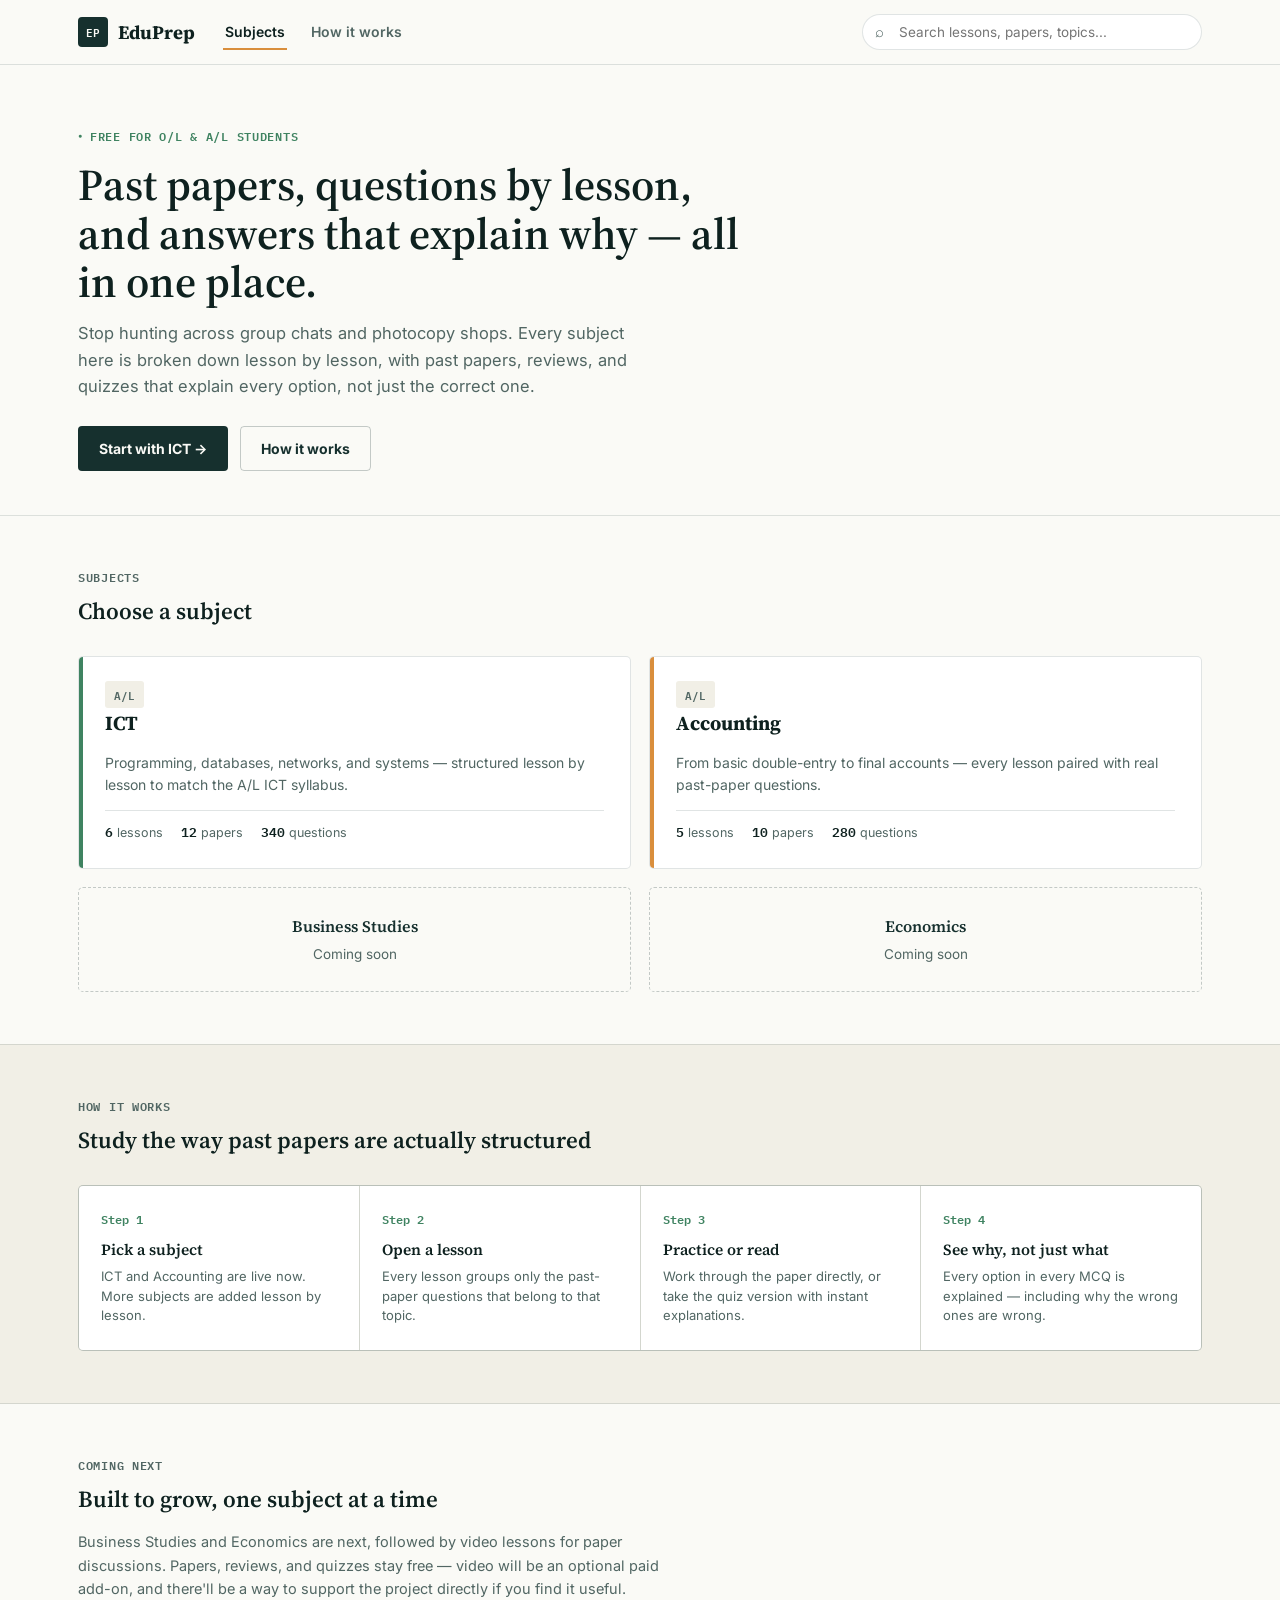
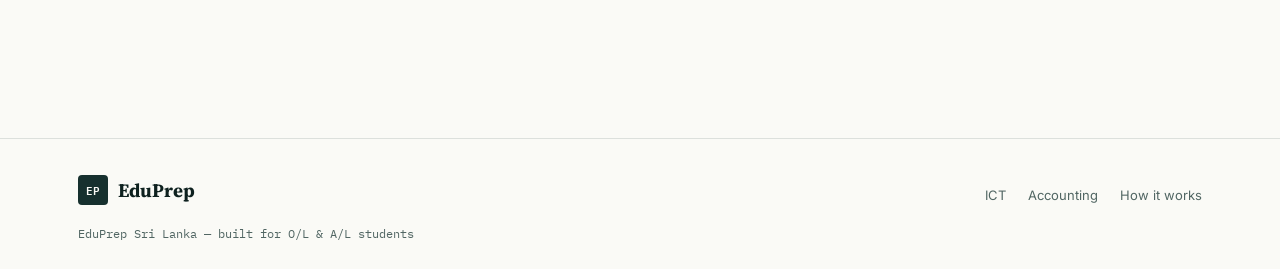
<file: index.html>
<!DOCTYPE html>
<html lang="en">
<head>
<meta charset="UTF-8">
<meta name="viewport" content="width=device-width, initial-scale=1.0">
<title>EduPrep Sri Lanka — O/L & A/L Exam Preparation</title>
<link rel="stylesheet" href="styles.css">
</head>
<body>

<div class="topbar">
  <div class="topbar-inner">
    <a href="index.html" class="brand"><div class="brand-mark">EP</div>EduPrep</a>
    <nav class="topnav">
      <a href="index.html" class="active">Subjects</a>
      <a href="#how">How it works</a>
    </nav>
    <div class="search-box"><input type="text" placeholder="Search lessons, papers, topics..."></div>
    <button class="nav-toggle" aria-label="Menu"><span></span><span></span><span></span></button>
  </div>
</div>

<header class="hero">
  <div class="shell">
    <span class="hero-tag">Free for O/L & A/L students</span>
    <h1>Past papers, questions by lesson, and answers that explain why — all in one place.</h1>
    <p>Stop hunting across group chats and photocopy shops. Every subject here is broken down lesson by lesson, with past papers, reviews, and quizzes that explain every option, not just the correct one.</p>
    <div class="hero-actions">
      <a href="subject.html?id=ict" class="btn btn-dark">Start with ICT →</a>
      <a href="#how" class="btn btn-outline">How it works</a>
    </div>
  </div>
</header>

<section class="section">
  <div class="shell">
    <span class="section-label">Subjects</span>
    <h2 class="section-title">Choose a subject</h2>
    <div class="subject-grid" id="subjectGrid"></div>
  </div>
</section>

<section class="section" id="how" style="background:var(--paper-dim); border-top:1px solid var(--line); border-bottom:1px solid var(--line);">
  <div class="shell">
    <span class="section-label">How it works</span>
    <h2 class="section-title">Study the way past papers are actually structured</h2>
    <div class="how-grid">
      <div class="how-step">
        <div class="how-num">Step 1</div>
        <h4>Pick a subject</h4>
        <p>ICT and Accounting are live now. More subjects are added lesson by lesson.</p>
      </div>
      <div class="how-step">
        <div class="how-num">Step 2</div>
        <h4>Open a lesson</h4>
        <p>Every lesson groups only the past-paper questions that belong to that topic.</p>
      </div>
      <div class="how-step">
        <div class="how-num">Step 3</div>
        <h4>Practice or read</h4>
        <p>Work through the paper directly, or take the quiz version with instant explanations.</p>
      </div>
      <div class="how-step">
        <div class="how-num">Step 4</div>
        <h4>See why, not just what</h4>
        <p>Every option in every MCQ is explained — including why the wrong ones are wrong.</p>
      </div>
    </div>
  </div>
</section>

<section class="section">
  <div class="shell">
    <span class="section-label">Coming next</span>
    <h2 class="section-title">Built to grow, one subject at a time</h2>
    <p style="color:var(--slate); max-width:600px; margin-top:-14px; margin-bottom:26px; font-size:14.5px; line-height:1.6;">
      Business Studies and Economics are next, followed by video lessons for paper discussions.
      Papers, reviews, and quizzes stay free — video will be an optional paid add-on, and there'll
      be a way to support the project directly if you find it useful.
    </p>
  </div>
</section>

<footer>
  <div class="shell">
    <div class="footer-inner">
      <a href="index.html" class="brand"><div class="brand-mark">EP</div>EduPrep</a>
      <div class="footer-links">
        <a href="subject.html?id=ict">ICT</a>
        <a href="subject.html?id=accounting">Accounting</a>
        <a href="#how">How it works</a>
      </div>
    </div>
    <div class="footer-note">EduPrep Sri Lanka — built for O/L & A/L students</div>
  </div>
</footer>

<script src="data/content.js"></script>
<script>
  const grid = document.getElementById('subjectGrid');
  SUBJECTS.forEach(s => {
    const card = document.createElement('a');
    card.href = `subject.html?id=${s.id}`;
    card.className = 'subject-card';
    card.style.setProperty('--card-color', s.color);
    card.innerHTML = `
      <div class="subject-head">
        <div>
          <span class="subject-level">${s.level}</span>
          <h3>${s.short}</h3>
        </div>
      </div>
      <p>${s.description}</p>
      <div class="subject-stats">
        <div class="subject-stat"><b>${s.lessonCount}</b> lessons</div>
        <div class="subject-stat"><b>${s.paperCount}</b> papers</div>
        <div class="subject-stat"><b>${s.questionCount}</b> questions</div>
      </div>
    `;
    grid.appendChild(card);
  });
  // Placeholder for a subject in progress
  const comingCard = document.createElement('div');
  comingCard.className = 'subject-coming';
  comingCard.innerHTML = `<b>Business Studies</b>Coming soon`;
  grid.appendChild(comingCard);
  const comingCard2 = document.createElement('div');
  comingCard2.className = 'subject-coming';
  comingCard2.innerHTML = `<b>Economics</b>Coming soon`;
  grid.appendChild(comingCard2);
</script>

</body>
</html>
</file>
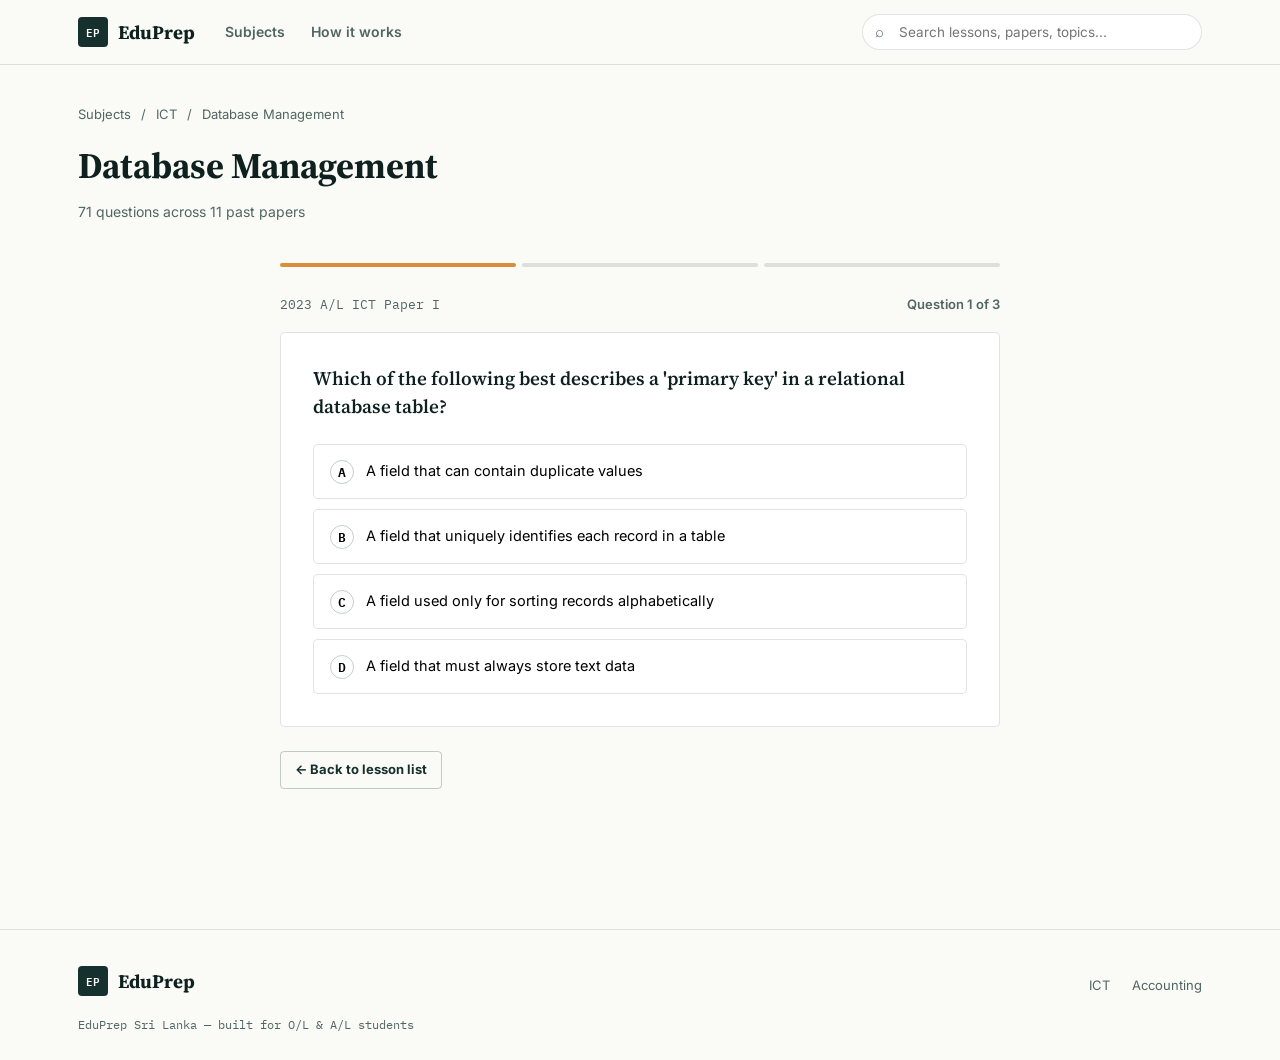
<file: lesson.html>
<!DOCTYPE html>
<html lang="en">
<head>
<meta charset="UTF-8">
<meta name="viewport" content="width=device-width, initial-scale=1.0">
<title>Lesson — EduPrep Sri Lanka</title>
<link rel="stylesheet" href="styles.css">
</head>
<body>

<div class="topbar">
  <div class="topbar-inner">
    <a href="index.html" class="brand"><div class="brand-mark">EP</div>EduPrep</a>
    <nav class="topnav">
      <a href="index.html">Subjects</a>
      <a href="index.html#how">How it works</a>
    </nav>
    <div class="search-box"><input type="text" placeholder="Search lessons, papers, topics..."></div>
    <button class="nav-toggle" aria-label="Menu"><span></span><span></span><span></span></button>
  </div>
</div>

<div class="shell">
  <header class="subject-header" style="padding-bottom:0; border-bottom:none;">
    <div class="crumb">
      <a href="index.html">Subjects</a> &nbsp;/&nbsp;
      <a id="crumbSubject" href="#">—</a> &nbsp;/&nbsp;
      <span id="crumbLesson">—</span>
    </div>
    <h1 id="lessonTitle">Loading…</h1>
    <p id="lessonMeta" style="font-size:14px; color:var(--slate); margin-top:6px;"></p>
  </header>
</div>

<div class="quiz-shell">
  <div class="quiz-progress" id="quizProgress"></div>

  <div class="quiz-meta">
    <span class="quiz-source" id="quizSource"></span>
    <span class="quiz-counter" id="quizCounter"></span>
  </div>

  <div class="quiz-card" id="quizCard"></div>

  <div class="quiz-footer">
    <a href="#" class="btn btn-outline btn-sm" id="backLink">← Back to lesson list</a>
    <button class="btn btn-dark quiz-next" id="nextBtn">Next question →</button>
  </div>
</div>

<footer>
  <div class="shell">
    <div class="footer-inner">
      <a href="index.html" class="brand"><div class="brand-mark">EP</div>EduPrep</a>
      <div class="footer-links">
        <a href="subject.html?id=ict">ICT</a>
        <a href="subject.html?id=accounting">Accounting</a>
      </div>
    </div>
    <div class="footer-note">EduPrep Sri Lanka — built for O/L & A/L students</div>
  </div>
</footer>

<script src="data/content.js"></script>
<script>
  const params = new URLSearchParams(window.location.search);
  const subjectId = params.get('subject') || 'ict';
  const lessonId = params.get('lesson') || 'databases';

  const subject = SUBJECTS.find(s => s.id === subjectId) || SUBJECTS[0];
  const lesson = (LESSONS[subjectId] || []).find(l => l.id === lessonId);
  const questions = QUIZ_QUESTIONS[lessonId] || [];

  document.getElementById('crumbSubject').textContent = subject.short;
  document.getElementById('crumbSubject').href = `subject.html?id=${subjectId}`;
  document.getElementById('backLink').href = `subject.html?id=${subjectId}`;

  if (lesson) {
    document.title = `${lesson.title} — EduPrep Sri Lanka`;
    document.getElementById('crumbLesson').textContent = lesson.title;
    document.getElementById('lessonTitle').textContent = lesson.title;
    document.getElementById('lessonMeta').textContent = `${lesson.questionCount} questions across ${lesson.paperCount} past papers`;
  }

  let current = 0;
  let answered = false;

  function renderProgress(){
    const bar = document.getElementById('quizProgress');
    bar.innerHTML = '';
    questions.forEach((_, i) => {
      const seg = document.createElement('div');
      seg.className = 'quiz-progress-seg';
      if (i < current) seg.classList.add('done');
      if (i === current) seg.classList.add('current');
      bar.appendChild(seg);
    });
  }

  function renderQuestion(){
    answered = false;
    const q = questions[current];
    const card = document.getElementById('quizCard');

    document.getElementById('quizSource').textContent = q.sourcePaper;
    document.getElementById('quizCounter').textContent = `Question ${current + 1} of ${questions.length}`;
    document.getElementById('nextBtn').classList.remove('show');

    card.innerHTML = `
      <div class="quiz-question">${q.text}</div>
      <div class="quiz-options" id="optionsWrap"></div>
      <div class="quiz-explanations" id="explainWrap"></div>
    `;

    const wrap = document.getElementById('optionsWrap');
    q.options.forEach(opt => {
      const btn = document.createElement('button');
      btn.className = 'quiz-option';
      btn.innerHTML = `<span class="opt-key">${opt.key}</span><span class="opt-text">${opt.text}</span>`;
      btn.addEventListener('click', () => selectOption(opt.key));
      wrap.appendChild(btn);
    });

    renderProgress();
  }

  function selectOption(chosenKey){
    if (answered) return;
    answered = true;
    const q = questions[current];

    document.querySelectorAll('.quiz-option').forEach((btn, i) => {
      const opt = q.options[i];
      btn.classList.add('locked');
      if (opt.correct) btn.classList.add('correct');
      else if (opt.key === chosenKey) btn.classList.add('incorrect');
    });

    const explainWrap = document.getElementById('explainWrap');
    explainWrap.innerHTML = '';
    q.options.forEach(opt => {
      const row = document.createElement('div');
      row.className = 'explain-row ' + (opt.correct ? 'is-correct' : 'is-incorrect');
      row.innerHTML = `<span class="explain-key">${opt.key}</span><span>${opt.explanation}</span>`;
      explainWrap.appendChild(row);
    });
    explainWrap.classList.add('show');

    if (current < questions.length - 1) {
      document.getElementById('nextBtn').classList.add('show');
    } else {
      document.getElementById('nextBtn').classList.remove('show');
    }
  }

  document.getElementById('nextBtn').addEventListener('click', () => {
    if (current < questions.length - 1) {
      current++;
      renderQuestion();
      window.scrollTo({top: document.querySelector('.quiz-shell').offsetTop - 80, behavior:'smooth'});
    }
  });

  if (questions.length === 0) {
    document.getElementById('quizCard').innerHTML = `
      <div class="empty-state">
        <h3>Questions coming soon for this lesson</h3>
        <p>This lesson is being built out — try the Database Management lesson in ICT for a working example.</p>
      </div>`;
    document.getElementById('quizProgress').style.display = 'none';
  } else {
    renderQuestion();
  }
</script>

</body>
</html>
</file>
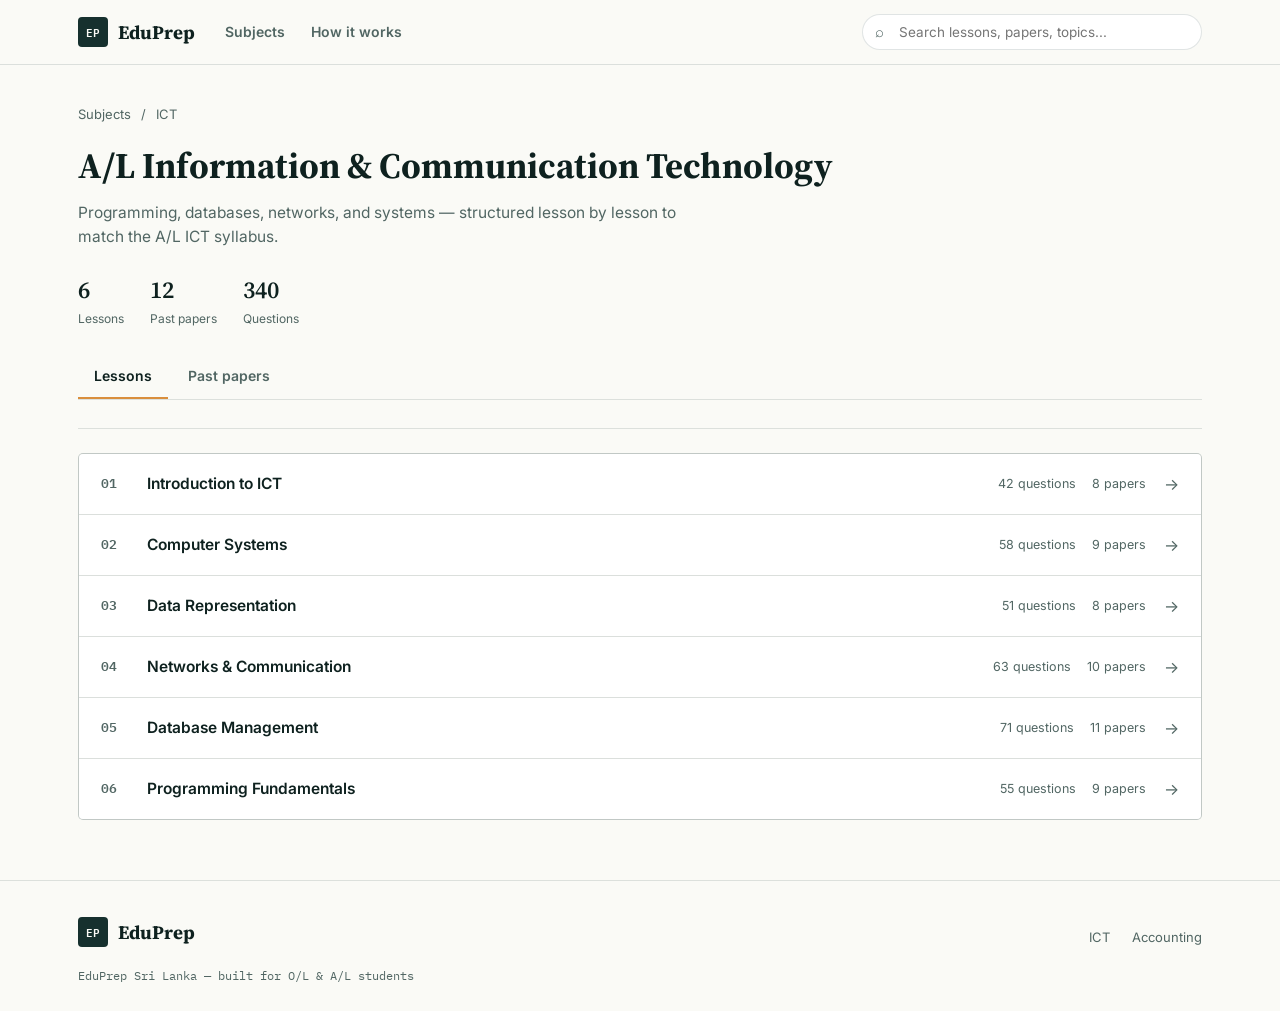
<file: subject.html>
<!DOCTYPE html>
<html lang="en">
<head>
<meta charset="UTF-8">
<meta name="viewport" content="width=device-width, initial-scale=1.0">
<title>Subject — EduPrep Sri Lanka</title>
<link rel="stylesheet" href="styles.css">
</head>
<body>

<div class="topbar">
  <div class="topbar-inner">
    <a href="index.html" class="brand"><div class="brand-mark">EP</div>EduPrep</a>
    <nav class="topnav">
      <a href="index.html">Subjects</a>
      <a href="index.html#how">How it works</a>
    </nav>
    <div class="search-box"><input type="text" placeholder="Search lessons, papers, topics..."></div>
    <button class="nav-toggle" aria-label="Menu"><span></span><span></span><span></span></button>
  </div>
</div>

<div class="shell">
  <header class="subject-header">
    <div class="crumb"><a href="index.html">Subjects</a> &nbsp;/&nbsp; <span id="crumbName">—</span></div>
    <h1 id="subjectName">Loading…</h1>
    <p id="subjectDesc"></p>
    <div class="subject-meta">
      <div class="meta-item"><div class="n" id="metaLessons">–</div><div class="l">Lessons</div></div>
      <div class="meta-item"><div class="n" id="metaPapers">–</div><div class="l">Past papers</div></div>
      <div class="meta-item"><div class="n" id="metaQuestions">–</div><div class="l">Questions</div></div>
    </div>
    <div class="tabs">
      <div class="tab active" data-tab="lessons">Lessons</div>
      <div class="tab" data-tab="papers">Past papers</div>
    </div>
  </header>

  <div id="lessonsPane">
    <div class="lesson-list" id="lessonList"></div>
  </div>

  <div id="papersPane" style="display:none;">
    <div class="paper-list" id="paperList"></div>
  </div>
</div>

<footer>
  <div class="shell">
    <div class="footer-inner">
      <a href="index.html" class="brand"><div class="brand-mark">EP</div>EduPrep</a>
      <div class="footer-links">
        <a href="subject.html?id=ict">ICT</a>
        <a href="subject.html?id=accounting">Accounting</a>
      </div>
    </div>
    <div class="footer-note">EduPrep Sri Lanka — built for O/L & A/L students</div>
  </div>
</footer>

<script src="data/content.js"></script>
<script>
  const params = new URLSearchParams(window.location.search);
  const subjectId = params.get('id') || 'ict';
  const subject = SUBJECTS.find(s => s.id === subjectId) || SUBJECTS[0];
  const lessons = LESSONS[subjectId] || [];
  const papers = PAPERS[subjectId] || [];

  document.title = `${subject.short} — EduPrep Sri Lanka`;
  document.getElementById('crumbName').textContent = subject.short;
  document.getElementById('subjectName').textContent = `${subject.level} ${subject.name}`;
  document.getElementById('subjectDesc').textContent = subject.description;
  document.getElementById('metaLessons').textContent = subject.lessonCount;
  document.getElementById('metaPapers').textContent = subject.paperCount;
  document.getElementById('metaQuestions').textContent = subject.questionCount;

  const lessonList = document.getElementById('lessonList');
  if (lessons.length === 0) {
    lessonList.outerHTML = `<div class="empty-state"><h3>Lessons coming soon</h3><p>This subject is being added — check back shortly.</p></div>`;
  } else {
    lessons.forEach(l => {
      const row = document.createElement('a');
      row.href = `lesson.html?subject=${subjectId}&lesson=${l.id}`;
      row.className = 'lesson-row';
      row.innerHTML = `
        <div class="lesson-num">${String(l.num).padStart(2,'0')}</div>
        <div class="lesson-title">${l.title}</div>
        <div class="lesson-counts">
          <span>${l.questionCount} questions</span>
          <span>${l.paperCount} papers</span>
        </div>
        <div class="lesson-arrow">→</div>
      `;
      lessonList.appendChild(row);
    });
  }

  const paperList = document.getElementById('paperList');
  if (papers.length === 0) {
    paperList.outerHTML = `<div class="empty-state"><h3>Papers coming soon</h3><p>Past papers for this subject are being added.</p></div>`;
  } else {
    papers.forEach(p => {
      const row = document.createElement('div');
      row.className = 'paper-row';
      row.innerHTML = `
        <div class="paper-year">${p.year}</div>
        <div class="paper-info">
          <div class="paper-title">${p.title}</div>
          <div class="paper-type">${p.type} · ${p.questionCount} questions</div>
        </div>
        ${p.hasReview ? '<div class="paper-badge">Review available</div>' : ''}
        <div class="paper-actions">
          <a href="${p.file || '#'}" target="_blank" class="btn btn-outline btn-sm">View paper</a>
          <a href="${p.file || '#'}" download class=btn btn outline btn-sm">Download</a>
        </div>
      `;
      paperList.appendChild(row);
    });
  }

  // Tabs
  document.querySelectorAll('.tab').forEach(tab => {
    tab.addEventListener('click', () => {
      document.querySelectorAll('.tab').forEach(t => t.classList.remove('active'));
      tab.classList.add('active');
      const which = tab.dataset.tab;
      document.getElementById('lessonsPane').style.display = which === 'lessons' ? 'block' : 'none';
      document.getElementById('papersPane').style.display = which === 'papers' ? 'block' : 'none';
    });
  });
</script>

</body>
</html>
</file>
<file: styles.css>
/* ==========================================================
   EduPrep Sri Lanka — Design System
   A study tool, not a marketing site. Calm, fast-scanning,
   built around the lesson index as the core interaction.
   ========================================================== */

@import url('https://fonts.googleapis.com/css2?family=Source+Serif+4:opsz,wght@8..60,500;8..60,600;8..60,700&family=Inter:wght@400;500;600;700;800&family=IBM+Plex+Mono:wght@400;500;600&display=swap');

:root{
  --ink:#16302E;
  --ink-deep:#0E211F;
  --paper:#FAFAF6;
  --paper-dim:#F1EFE6;
  --slate:#516663;
  --line: rgba(22,48,46,0.13);
  --line-strong: rgba(22,48,46,0.24);
  --amber:#D98E3C;
  --amber-soft:#F3DAB3;
  --green:#3F8361;
  --green-soft:#D8EADE;
  --white:#FFFFFF;
  --radius:5px;
}

*{box-sizing:border-box; margin:0; padding:0;}
html{scroll-behavior:smooth;}
body{
  font-family:'Inter', sans-serif;
  background:var(--paper);
  color:var(--ink);
  -webkit-font-smoothing:antialiased;
  font-size:15.5px;
  line-height:1.5;
}
h1,h2,h3,h4{font-family:'Source Serif 4', serif; color:var(--ink-deep);}
.mono{font-family:'IBM Plex Mono', monospace;}
a{color:inherit; text-decoration:none;}
img{max-width:100%; display:block;}
::selection{background:var(--amber-soft); color:var(--ink-deep);}
button{font-family:inherit; cursor:pointer;}

@media (prefers-reduced-motion: reduce){
  *{animation-duration:0.01ms !important; animation-iteration-count:1 !important; transition-duration:0.01ms !important;}
}

:focus-visible{outline:2.5px solid var(--amber); outline-offset:2px;}

/* ---------- Layout shell ---------- */
.shell{max-width:1180px; margin:0 auto; padding:0 28px;}

/* ---------- Top bar ---------- */
.topbar{
  position:sticky; top:0; z-index:100;
  background:rgba(250,250,246,0.92);
  backdrop-filter:blur(10px);
  border-bottom:1px solid var(--line);
}
.topbar-inner{
  max-width:1180px; margin:0 auto; padding:14px 28px;
  display:flex; align-items:center; gap:28px;
}
.brand{
  display:flex; align-items:center; gap:10px;
  font-family:'Source Serif 4', serif; font-weight:700; font-size:19px;
  color:var(--ink-deep); flex-shrink:0;
}
.brand-mark{
  width:30px; height:30px; border-radius:4px;
  background:var(--ink); color:var(--paper);
  display:flex; align-items:center; justify-content:center;
  font-family:'IBM Plex Mono', monospace; font-size:11px; font-weight:600;
}
.topnav{display:flex; gap:22px; font-size:14px; font-weight:600; color:var(--slate);}
.topnav a{padding:6px 2px; border-bottom:2px solid transparent; transition:color .15s, border-color .15s;}
.topnav a:hover, .topnav a.active{color:var(--ink-deep); border-color:var(--amber);}

.search-box{
  flex:1; max-width:340px; margin-left:auto;
  position:relative;
}
.search-box input{
  width:100%; padding:9px 14px 9px 36px; border-radius:20px;
  border:1.5px solid var(--line); background:var(--white);
  font-size:13.5px; font-family:'Inter',sans-serif; color:var(--ink);
  transition:border-color .15s;
}
.search-box input:focus{outline:none; border-color:var(--ink); }
.search-box::before{
  content:"⌕"; position:absolute; left:13px; top:50%; transform:translateY(-50%);
  color:var(--slate); font-size:15px;
}
.nav-toggle{display:none; background:none; border:none;}
.nav-toggle span{display:block; width:22px; height:2px; background:var(--ink); margin:5px 0;}

/* ---------- Buttons ---------- */
.btn{
  display:inline-flex; align-items:center; gap:8px;
  padding:11px 20px; border-radius:4px; font-weight:700; font-size:14px;
  transition:background .15s, border-color .15s, transform .15s;
  border:1.5px solid transparent;
}
.btn-dark{background:var(--ink); color:var(--paper);}
.btn-dark:hover{background:var(--ink-deep); transform:translateY(-1px);}
.btn-outline{border-color:var(--line-strong); color:var(--ink);}
.btn-outline:hover{border-color:var(--ink); background:rgba(22,48,46,0.03);}
.btn-sm{padding:8px 14px; font-size:13px;}

/* ---------- Hero / index ---------- */
.hero{
  padding:56px 0 44px; border-bottom:1px solid var(--line);
}
.hero-tag{
  font-family:'IBM Plex Mono', monospace; font-size:12px; font-weight:600;
  letter-spacing:0.06em; text-transform:uppercase; color:var(--green);
  display:inline-flex; align-items:center; gap:7px; margin-bottom:16px;
}
.hero-tag::before{content:"●"; font-size:7px;}
.hero h1{
  font-size:clamp(30px,4vw,44px); line-height:1.1; font-weight:600;
  max-width:680px; margin-bottom:14px;
}
.hero p{font-size:16.5px; color:var(--slate); max-width:560px; line-height:1.6; margin-bottom:26px;}
.hero-actions{display:flex; gap:12px; flex-wrap:wrap;}

/* ---------- Subject grid (home) ---------- */
.section{padding:52px 0;}
.section-label{
  font-family:'IBM Plex Mono', monospace; font-size:12px; font-weight:600;
  letter-spacing:0.06em; text-transform:uppercase; color:var(--slate);
  display:block; margin-bottom:8px;
}
.section-title{font-size:23px; font-weight:600; margin-bottom:28px;}

.subject-grid{display:grid; grid-template-columns:repeat(2,1fr); gap:18px;}
.subject-card{
  background:var(--white); border:1.5px solid var(--line); border-radius:var(--radius);
  padding:26px; display:flex; flex-direction:column; gap:14px;
  transition:border-color .18s, transform .18s, box-shadow .18s;
  position:relative; overflow:hidden;
}
.subject-card::before{
  content:""; position:absolute; top:0; left:0; width:4px; height:100%;
  background:var(--card-color, var(--ink));
}
.subject-card:hover{border-color:var(--line-strong); transform:translateY(-2px); box-shadow:0 12px 28px -16px rgba(22,48,46,0.22);}
.subject-head{display:flex; justify-content:space-between; align-items:flex-start;}
.subject-level{
  font-family:'IBM Plex Mono', monospace; font-size:11px; font-weight:600;
  background:var(--paper-dim); padding:4px 9px; border-radius:3px; color:var(--slate);
}
.subject-card h3{font-size:20px; margin-top:2px;}
.subject-card p{font-size:14px; color:var(--slate); line-height:1.55;}
.subject-stats{display:flex; gap:18px; padding-top:12px; border-top:1px solid var(--line); margin-top:auto;}
.subject-stat{font-size:12.5px; color:var(--slate);}
.subject-stat b{color:var(--ink-deep); font-family:'IBM Plex Mono',monospace; font-weight:600;}
.subject-coming{
  border:1.5px dashed var(--line-strong); border-radius:var(--radius);
  display:flex; align-items:center; justify-content:center; flex-direction:column; gap:6px;
  padding:26px; color:var(--slate); font-size:13.5px;
}
.subject-coming b{font-family:'Source Serif 4',serif; font-size:16px; color:var(--ink); font-weight:600;}

/* ---------- How it works ---------- */
.how-grid{display:grid; grid-template-columns:repeat(4,1fr); gap:1px; background:var(--line); border:1px solid var(--line); border-radius:var(--radius); overflow:hidden;}
.how-step{background:var(--white); padding:24px 22px;}
.how-num{font-family:'IBM Plex Mono',monospace; font-size:12px; color:var(--green); font-weight:600;}
.how-step h4{font-size:15.5px; margin:10px 0 6px; font-weight:600;}
.how-step p{font-size:13px; color:var(--slate); line-height:1.5;}

/* ---------- Subject page: lesson list ---------- */
.subject-header{padding:40px 0 28px; border-bottom:1px solid var(--line);}
.crumb{font-size:13px; color:var(--slate); margin-bottom:14px; display:flex; gap:6px; align-items:center;}
.crumb a:hover{color:var(--ink-deep);}
.subject-header h1{font-size:clamp(26px,3.4vw,36px); margin-bottom:8px;}
.subject-header p{color:var(--slate); max-width:600px; font-size:15.5px; line-height:1.6;}
.subject-meta{display:flex; gap:26px; margin-top:22px;}
.meta-item .n{font-family:'Source Serif 4',serif; font-size:24px; font-weight:600; color:var(--ink-deep);}
.meta-item .l{font-size:12px; color:var(--slate); margin-top:2px;}

.tabs{display:flex; gap:4px; margin:26px 0 0; border-bottom:1px solid var(--line);}
.tab{
  padding:11px 16px; font-size:14px; font-weight:600; color:var(--slate);
  border-bottom:2px solid transparent; transition:color .15s, border-color .15s;
}
.tab.active, .tab:hover{color:var(--ink-deep); border-color:var(--amber);}

.lesson-list{display:flex; flex-direction:column; gap:1px; background:var(--line); border:1px solid var(--line); border-radius:var(--radius); overflow:hidden; margin-top:24px;}
.lesson-row{
  background:var(--white); padding:18px 22px; display:flex; align-items:center; gap:18px;
  transition:background .15s;
}
.lesson-row:hover{background:var(--paper-dim);}
.lesson-num{
  font-family:'IBM Plex Mono',monospace; font-size:13px; font-weight:600; color:var(--slate);
  width:28px; flex-shrink:0;
}
.lesson-title{flex:1; font-size:15.5px; font-weight:600; color:var(--ink-deep);}
.lesson-counts{display:flex; gap:16px; font-size:12.5px; color:var(--slate); flex-shrink:0;}
.lesson-arrow{color:var(--slate); font-size:16px; flex-shrink:0;}

/* ---------- Paper list ---------- */
.paper-list{display:flex; flex-direction:column; gap:10px; margin-top:24px;}
.paper-row{
  background:var(--white); border:1.5px solid var(--line); border-radius:var(--radius);
  padding:16px 20px; display:flex; align-items:center; gap:16px;
  transition:border-color .15s;
}
.paper-row:hover{border-color:var(--line-strong);}
.paper-year{
  font-family:'IBM Plex Mono',monospace; font-weight:600; font-size:14px;
  background:var(--paper-dim); padding:6px 10px; border-radius:3px; flex-shrink:0;
}
.paper-info{flex:1;}
.paper-title{font-weight:600; font-size:14.5px; color:var(--ink-deep);}
.paper-type{font-size:12.5px; color:var(--slate); margin-top:2px;}
.paper-badge{
  font-size:11px; font-weight:700; padding:4px 9px; border-radius:20px;
  background:var(--green-soft); color:var(--green); flex-shrink:0;
}
.paper-actions{display:flex; gap:8px;}

/* ---------- Quiz ---------- */
.quiz-shell{max-width:720px; margin:0 auto; padding:40px 0 80px;}
.quiz-progress{display:flex; gap:6px; margin-bottom:28px;}
.quiz-progress-seg{flex:1; height:4px; border-radius:2px; background:var(--line);}
.quiz-progress-seg.done{background:var(--green);}
.quiz-progress-seg.current{background:var(--amber);}

.quiz-meta{display:flex; justify-content:space-between; align-items:center; margin-bottom:18px;}
.quiz-source{font-size:12.5px; color:var(--slate); font-family:'IBM Plex Mono',monospace;}
.quiz-counter{font-size:13px; color:var(--slate); font-weight:600;}

.quiz-card{
  background:var(--white); border:1.5px solid var(--line); border-radius:var(--radius);
  padding:32px;
}
.quiz-question{font-size:19px; font-weight:600; line-height:1.45; margin-bottom:24px; font-family:'Source Serif 4', serif; color:var(--ink-deep);}
.quiz-options{display:flex; flex-direction:column; gap:10px;}
.quiz-option{
  border:1.5px solid var(--line); border-radius:var(--radius); padding:14px 16px;
  display:flex; align-items:flex-start; gap:12px; text-align:left; background:var(--white);
  transition:border-color .15s, background .15s;
  width:100%;
}
.quiz-option:hover:not(.locked){border-color:var(--ink); background:var(--paper-dim);}
.opt-key{
  font-family:'IBM Plex Mono',monospace; font-weight:600; font-size:13px;
  width:24px; height:24px; border-radius:50%; border:1.5px solid var(--line-strong);
  display:flex; align-items:center; justify-content:center; flex-shrink:0; margin-top:1px;
}
.opt-text{font-size:14.5px; line-height:1.5; padding-top:1px;}

.quiz-option.correct{border-color:var(--green); background:var(--green-soft);}
.quiz-option.correct .opt-key{background:var(--green); color:white; border-color:var(--green);}
.quiz-option.incorrect{border-color:var(--amber); background:var(--amber-soft);}
.quiz-option.incorrect .opt-key{background:var(--amber); color:white; border-color:var(--amber);}

.quiz-explanations{margin-top:22px; display:none; flex-direction:column; gap:10px;}
.quiz-explanations.show{display:flex;}
.explain-row{
  display:flex; gap:10px; padding:12px 14px; border-radius:var(--radius); font-size:13.5px; line-height:1.5;
}
.explain-row.is-correct{background:var(--green-soft); color:var(--ink-deep);}
.explain-row.is-incorrect{background:var(--paper-dim); color:var(--slate);}
.explain-key{font-family:'IBM Plex Mono',monospace; font-weight:700; flex-shrink:0;}

.quiz-footer{display:flex; justify-content:space-between; align-items:center; margin-top:24px;}
.quiz-next{display:none;}
.quiz-next.show{display:inline-flex;}

/* ---------- Review card ---------- */
.review-card{background:var(--white); border:1.5px solid var(--line); border-radius:var(--radius); padding:26px; margin-top:20px;}
.review-card h4{font-size:16px; margin-bottom:10px;}
.review-card p{font-size:14px; color:var(--slate); line-height:1.65; margin-bottom:10px;}

/* ---------- Footer ---------- */
footer{border-top:1px solid var(--line); padding:36px 0 26px; margin-top:60px;}
.footer-inner{display:flex; justify-content:space-between; align-items:flex-end; flex-wrap:wrap; gap:20px;}
.footer-links{display:flex; gap:22px; font-size:13px; color:var(--slate);}
.footer-links a:hover{color:var(--ink-deep);}
.footer-note{font-size:12px; color:var(--slate); margin-top:20px; font-family:'IBM Plex Mono',monospace;}

/* ---------- Empty state ---------- */
.empty-state{
  text-align:center; padding:60px 20px; color:var(--slate);
  border:1.5px dashed var(--line-strong); border-radius:var(--radius);
}
.empty-state h3{font-size:17px; color:var(--ink); margin-bottom:8px;}
.empty-state p{font-size:14px;}

/* ---------- Responsive ---------- */
@media (max-width:860px){
  .topnav, .search-box{display:none;}
  .nav-toggle{display:block; margin-left:auto;}
  .subject-grid{grid-template-columns:1fr;}
  .paper-row{flex-wrap:wrap;}
  .paper-actions-{width:100%; margin-top:10px; justify-content:flex-start;}
  .paper-actions .btn{flex:1; text-align:center;}
  .how-grid{grid-template-columns:1fr 1fr;}
  .lesson-counts{display:none;}

  .quiz-card{padding:22px;}
}
@media (max-width:560px){
  .how-grid{grid-template-columns:1fr;}
  .shell{padding:0 18px;}
  .quiz-card{padding:18px;}
  .quiz-question{font-size:17px;}
}
</file>
